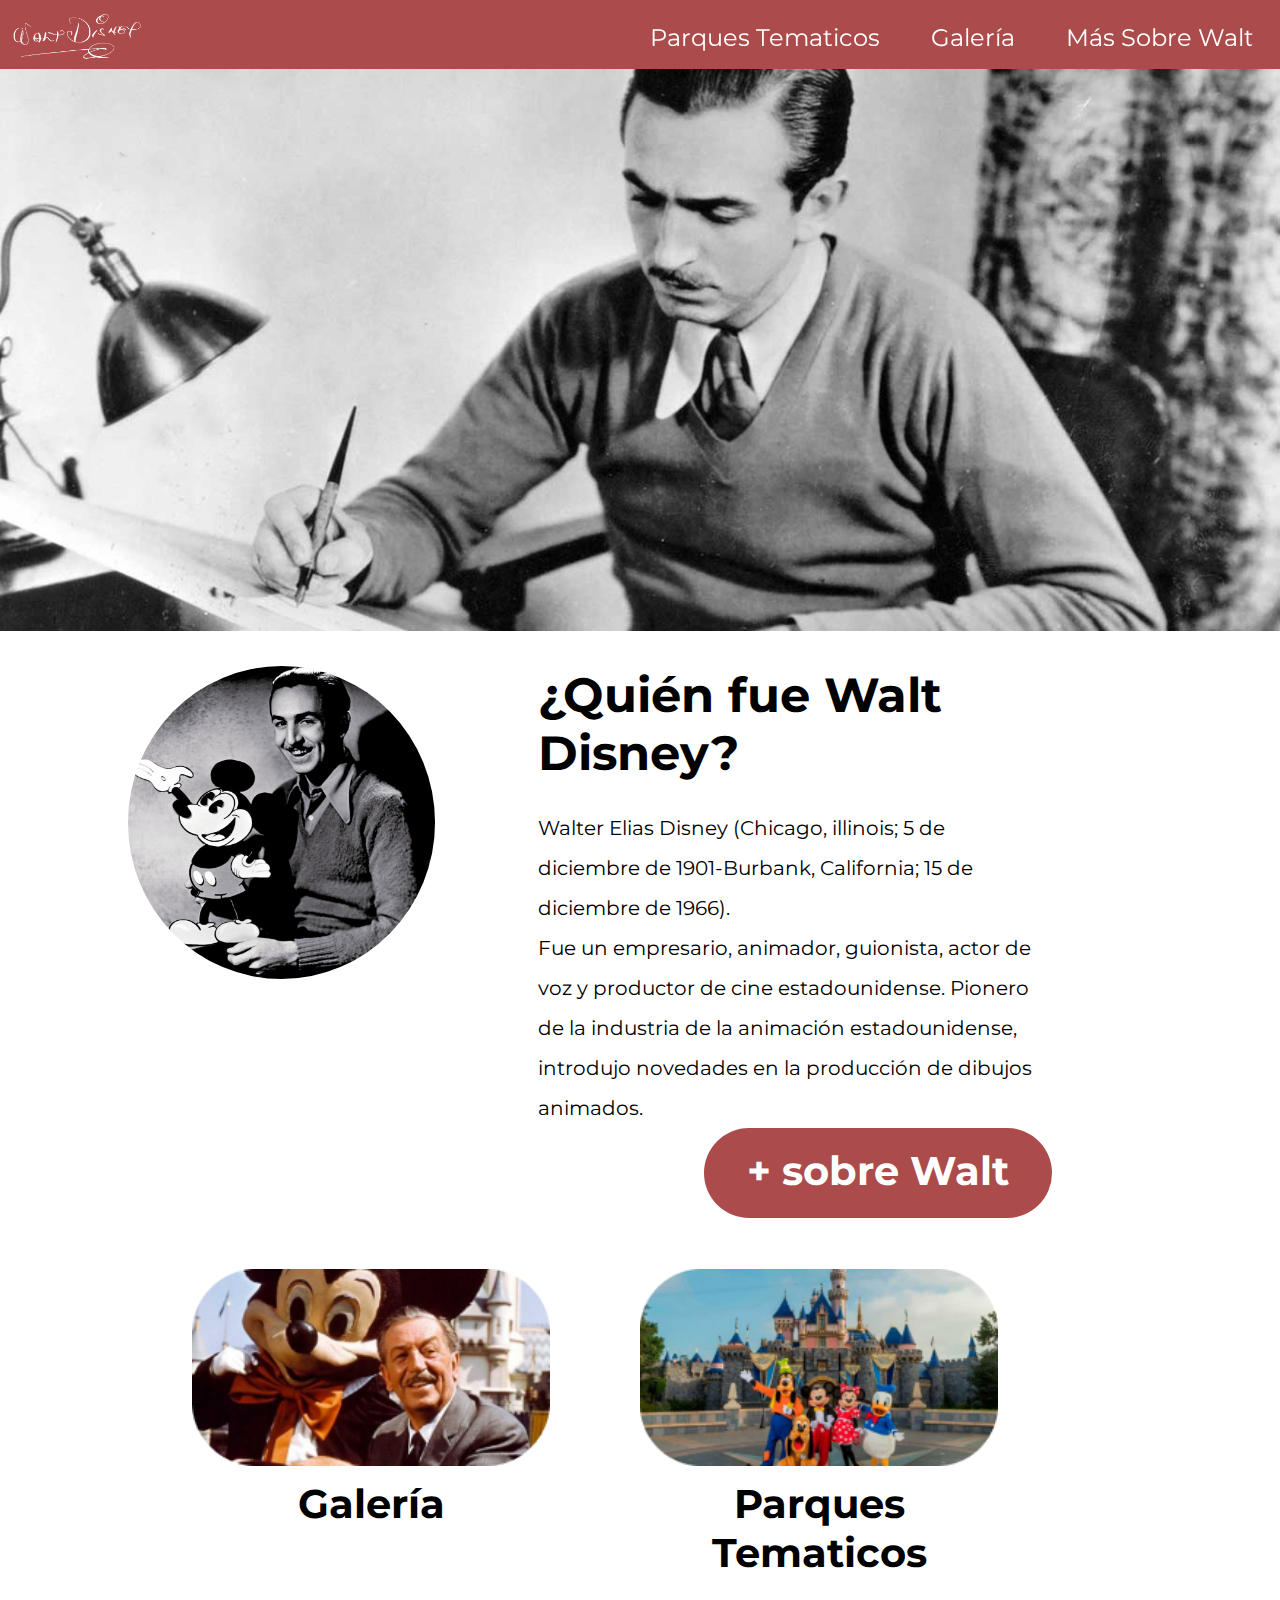
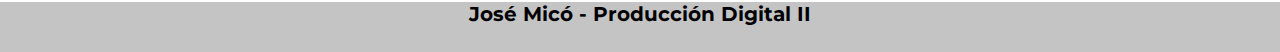
<file: index.html>
<!DOCTYPE html>
<html lang="en">
<head>
    <meta charset="UTF-8">
    <meta http-equiv="X-UA-Compatible" content="IE=edge">
    <meta name="viewport" content="width=device-width, initial-scale=1.0">
    <title>Walt Disney | Home</title>
    <link rel="stylesheet" href="CSS/estilos.css">
    <link rel="preconnect" href="https://fonts.gstatic.com">
    <link href="https://fonts.googleapis.com/css2?family=Montserrat:wght@500&display=swap" rel="stylesheet">
    <link rel="preconnect" href="https://fonts.gstatic.com">
    <link href="https://fonts.googleapis.com/css2?family=Montserrat:wght@400;500&display=swap" rel="stylesheet">
    <link rel="preconnect" href="https://fonts.gstatic.com">
    <link href="https://fonts.googleapis.com/css2?family=Montserrat:ital,wght@0,400;0,500;0,700;1,500&display=swap" rel="stylesheet">
</head>
<body>
    <header>
        <div class="menu">
            <ul>
                <a href="index.html" class="logo"><img src="Images/logo.png"  class="imagen_logo" alt="logo"></a>
                <li class="hvr-fade"><a href="walt.html">Más Sobre Walt</a></li>
                <li class="hvr-fade"><a href="galeria.html">Galería</a></li>
                <li class="hvr-fade"><a href="parques.html">Parques Tematicos</a></li>
            </ul>
        </div>

        <div style="clear: right;"></div>

    </header>
    <main>
        <img src="Images/BANNER.jpg" alt="BANNER" class="imagen_banner">
    </main>

    <section>
        <div id="contenedor">

        <div class="txt_disney">
            <h1>¿Quién fue Walt Disney?</h1>

            <p>Walter Elias Disney (Chicago, illinois; 5 de diciembre de 1901-Burbank, California; 
                15 de diciembre de 1966). <br> Fue un empresario, animador, guionista, actor de voz y productor 
                de cine estadounidense. Pionero de la industria de la animación estadounidense, introdujo 
                novedades en la producción de dibujos animados. </p>
        </div>
        
    
         <div id="imagen_mickey_disney">
            <img src="Images/disney_mickey.jpg" alt="imagen1" class="imagen_disney_mickey">
        </div>
        <div style="clear: both;"></div>
        
        
        
    </div>
    <a href="sobrewalt.html" class="boton">
  <h1> + sobre Walt</h1>
    </a>
    

</section>

    <section class="cajas">
    
    <div class="contendor_cajas">
     
    <div class="caja1">
    <a href="galeria.html">
    <img src="Images/galeria-link 1.png" alt="" class="imagenes">
    <h1 class="titulos_cajas">Galería</h1>
    </a>
    </div>

    <div class="caja2">
        <a href="parques.html">
        <img src="Images/parques-tematicos-link 1.png" alt="" class="imagenes" id="hvr-grow">
        <h1 class="titulos_cajas">Parques Tematicos</h1>
        </a>
        </div>

    </div>
    </section>

    <footer>
        <h1>José Micó - Producción Digital II</h1>
    </footer>
    
</body>
</html>
</file>
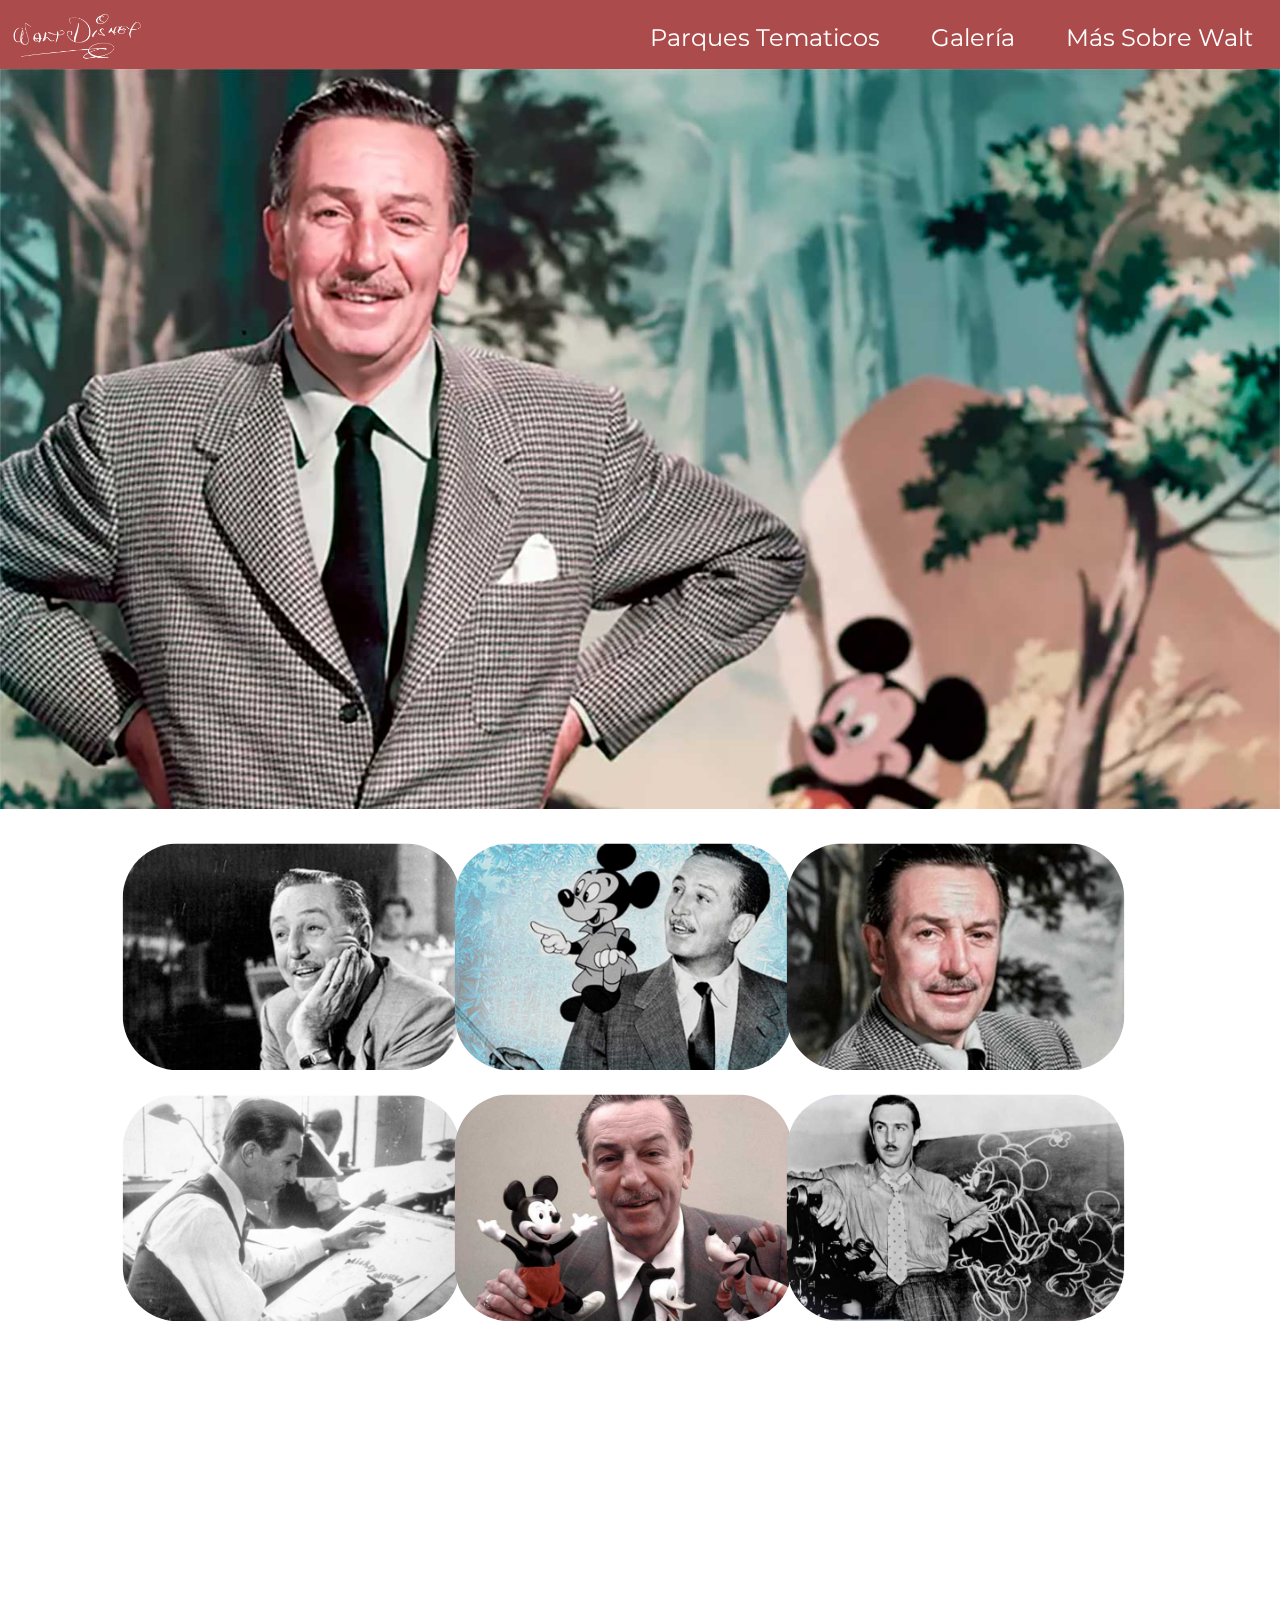
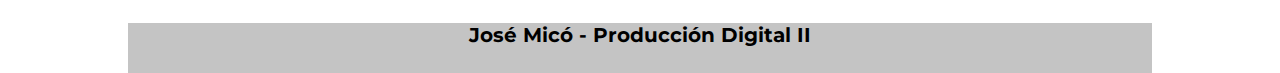
<file: galeria.html>
<!DOCTYPE html>
<html lang="en">
<head>
    <meta charset="UTF-8">
    <meta http-equiv="X-UA-Compatible" content="IE=edge">
    <meta name="viewport" content="width=device-width, initial-scale=1.0">
    <title>Walt Disney | Galería</title>
    <link rel="stylesheet" href="CSS/estilos.css">
    <link rel="preconnect" href="https://fonts.gstatic.com">
    <link href="https://fonts.googleapis.com/css2?family=Montserrat:wght@500&display=swap" rel="stylesheet">
    <link rel="preconnect" href="https://fonts.gstatic.com">
    <link href="https://fonts.googleapis.com/css2?family=Montserrat:wght@400;500&display=swap" rel="stylesheet">
    <link rel="preconnect" href="https://fonts.gstatic.com">
    <link href="https://fonts.googleapis.com/css2?family=Montserrat:ital,wght@0,400;0,500;0,700;1,500&display=swap" rel="stylesheet">
</head>
<body>
    <header>
        <div class="menu">
            <ul>
                <a href="index.html" class="logo"><img src="Images/logo.png"  class="imagen_logo" alt="logo"></a>
                <li class="hvr-fade"><a href="walt.html">Más Sobre Walt</a></li>
                <li class="hvr-fade"><a href="galeria.html">Galería</a></li>
                <li class="hvr-fade"><a href="parques.html">Parques Tematicos</a></li>
            </ul>
        </div>

        <div style="clear: right;"></div>

    </header>
    <main>
        <img src="Images/galeria-banner.jpg" alt="BANNER" class="imagen_banner">
    </main>

    <section>
        <div id="contenedor">

             <div class="tres_columnas">
                <a href="Images/foto-galeria-1.jpg" data-lightbox="roadtrip">
                <img src="Images/foto-galeria-1.jpg" class="fotos_galeria">
                </a>
            </div>

            <div class="tres_columnas">
                <a href="Images/foto-galeria-2.jpg" data-lightbox="roadtrip">
                <img src="Images/foto-galeria-2.jpg" class="fotos_galeria">
                </a>
            </div>

            <div class="tres_columnas">
                <a href="Images/foto-galeria-3.jpg" data-lightbox="roadtrip">
                <img src="Images/foto-galeria-3.jpg" class="fotos_galeria">
                </a>
            </div>

            <div class="tres_columnas">
                <a href="Images/foto-galeria-4.jpg" data-lightbox="roadtrip">
                <img src="Images/foto-galeria-4.jpg" class="fotos_galeria">
                </a>
            </div>

            <div class="tres_columnas">
                <a href="Images/foto-galeria-5.jpg" data-lightbox="roadtrip">
                <img src="Images/foto-galeria-5.jpg" class="fotos_galeria">
                </a>
            </div>

            <div class="tres_columnas">
                <a href="Images/foto-galeria-6.jpg" data-lightbox="roadtrip">
                <img src="Images/foto-galeria-6.jpg" class="fotos_galeria">
                </a>
            </div>



    <footer>
        <h1>José Micó - Producción Digital II</h1>
    </footer>

   
			



</body>
</html>
</file>
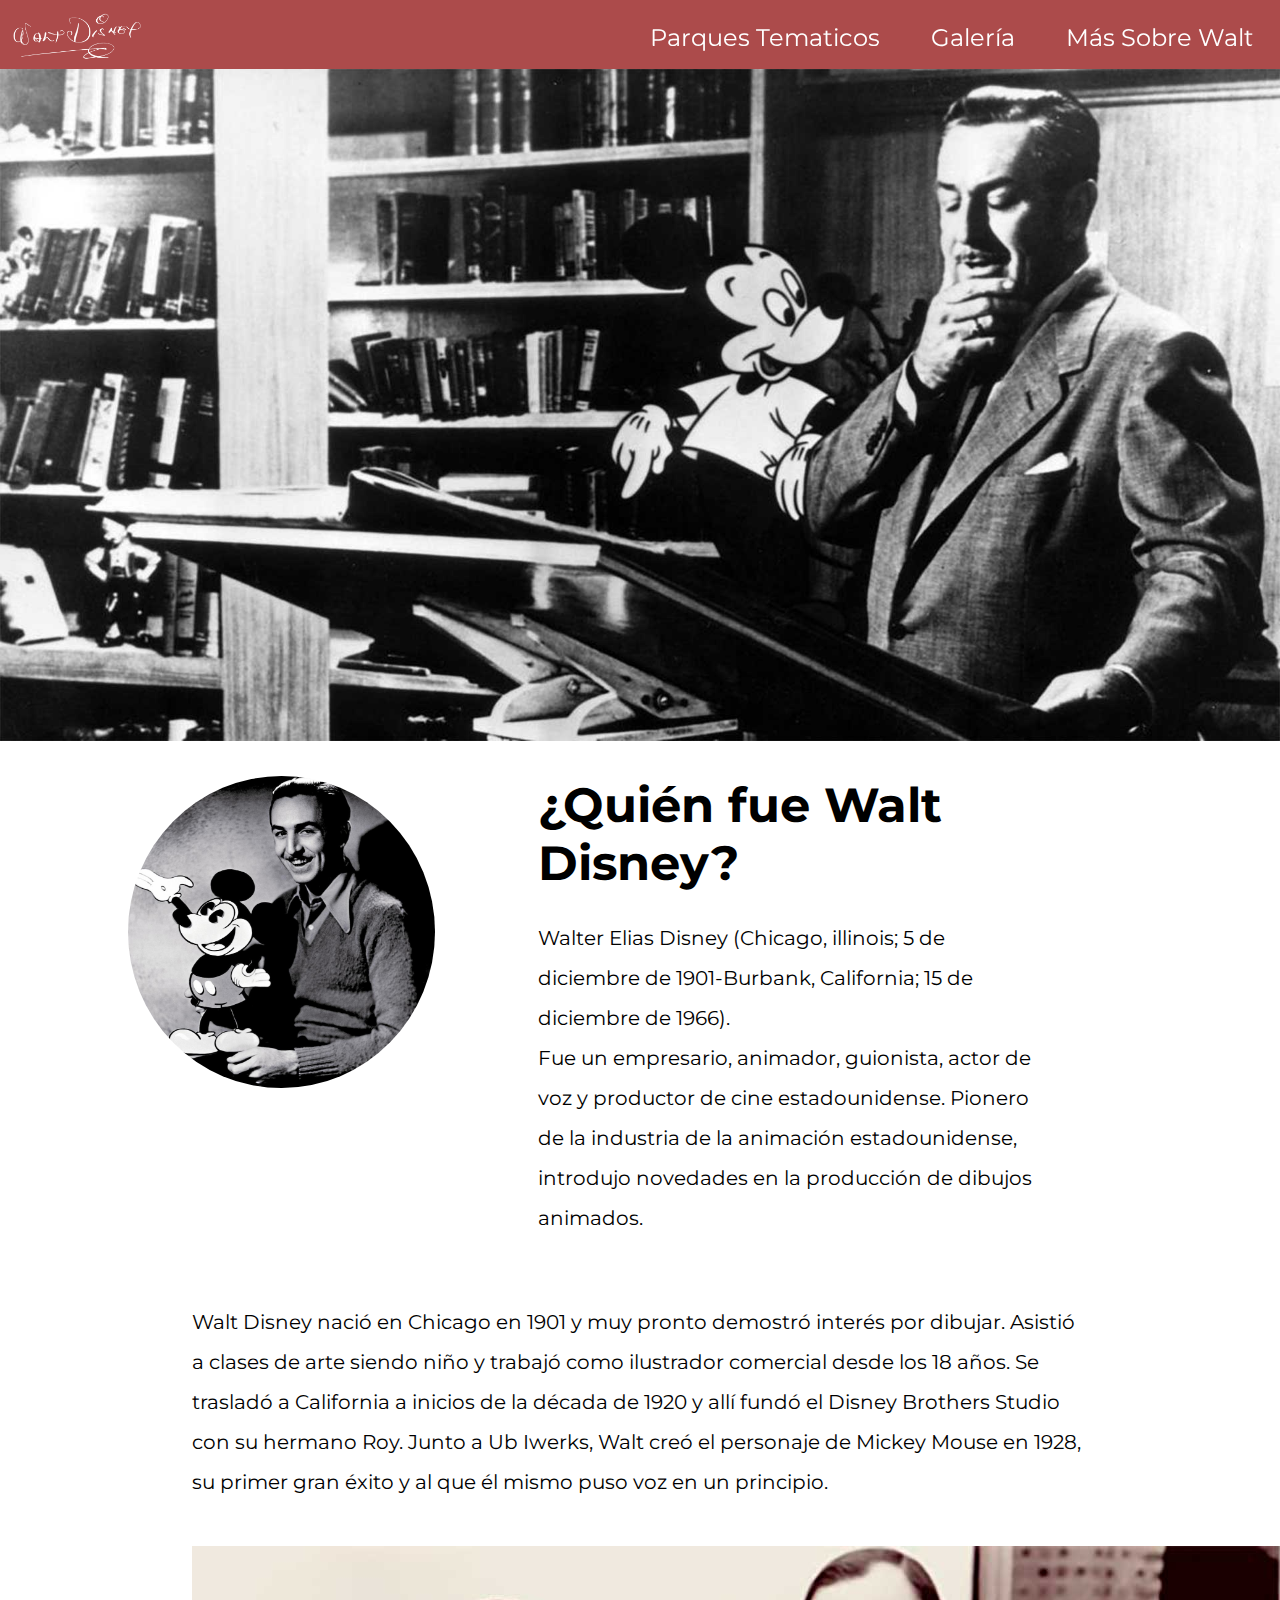
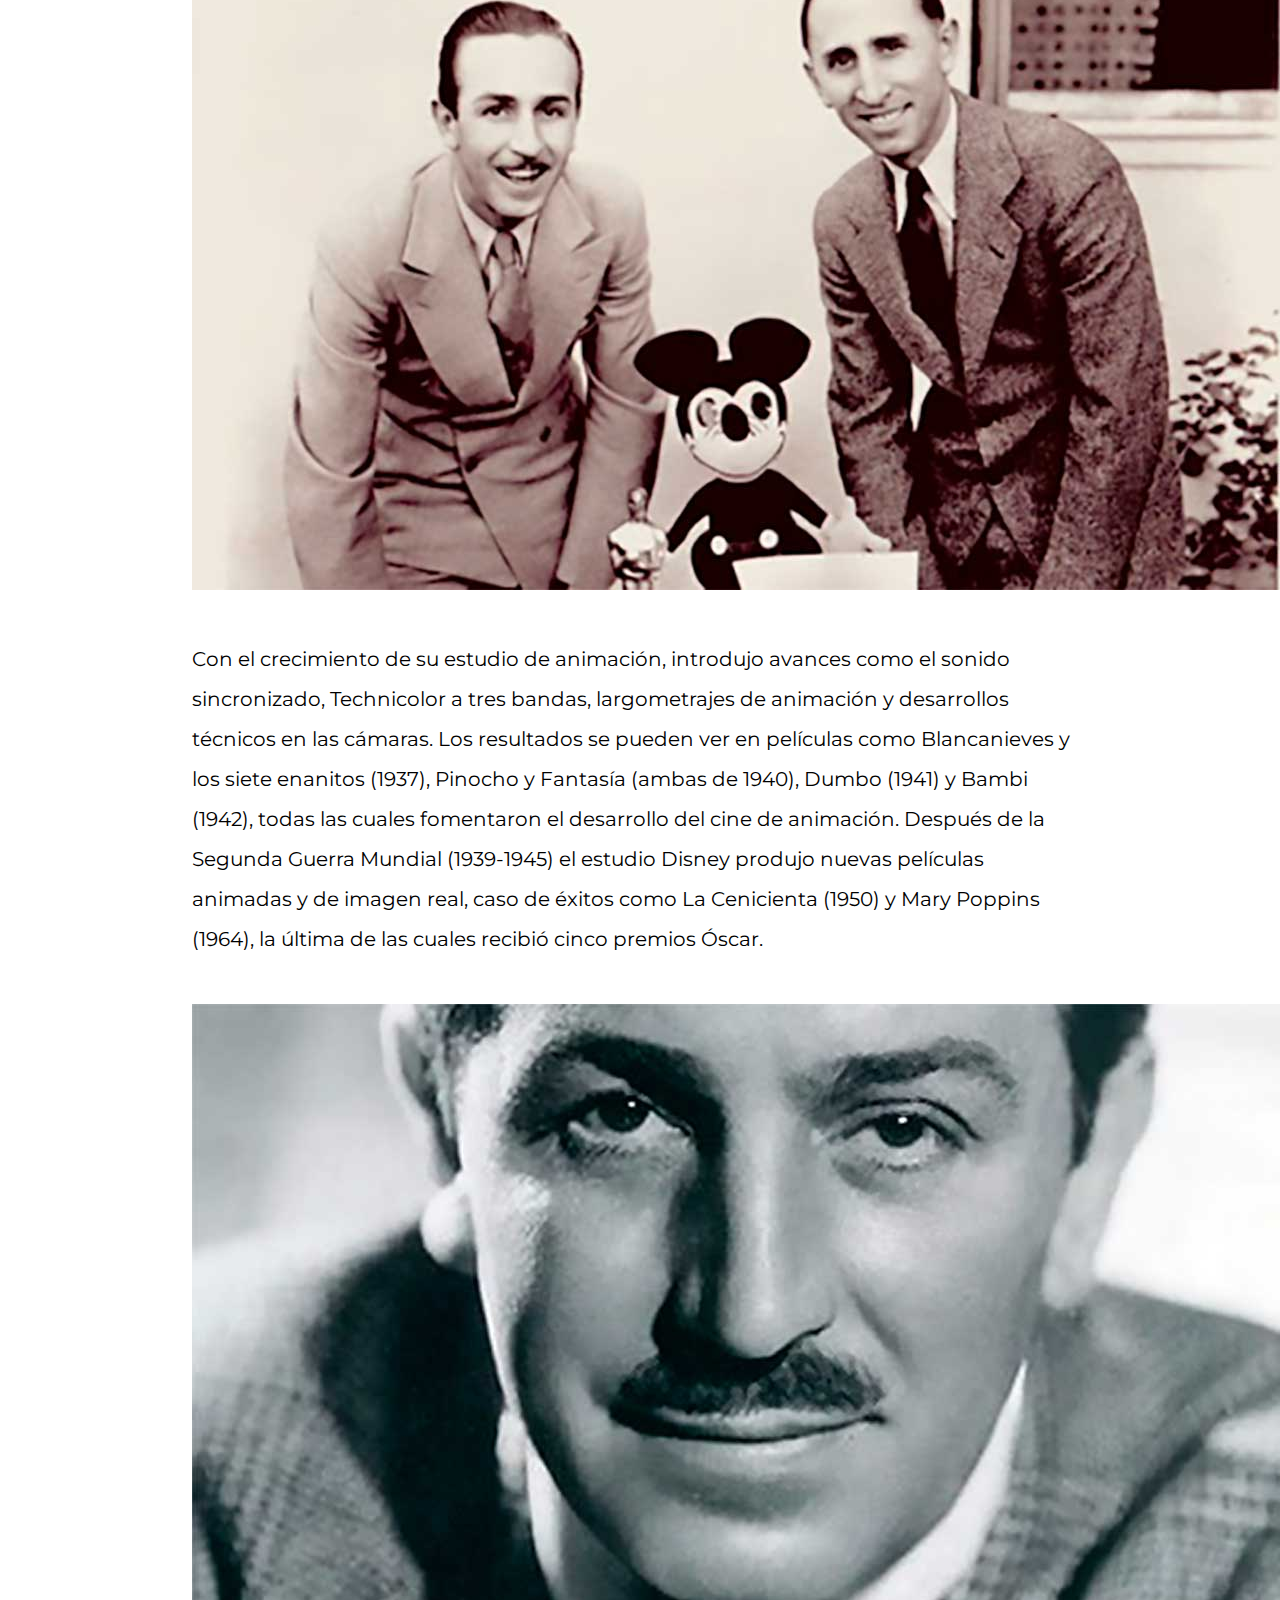
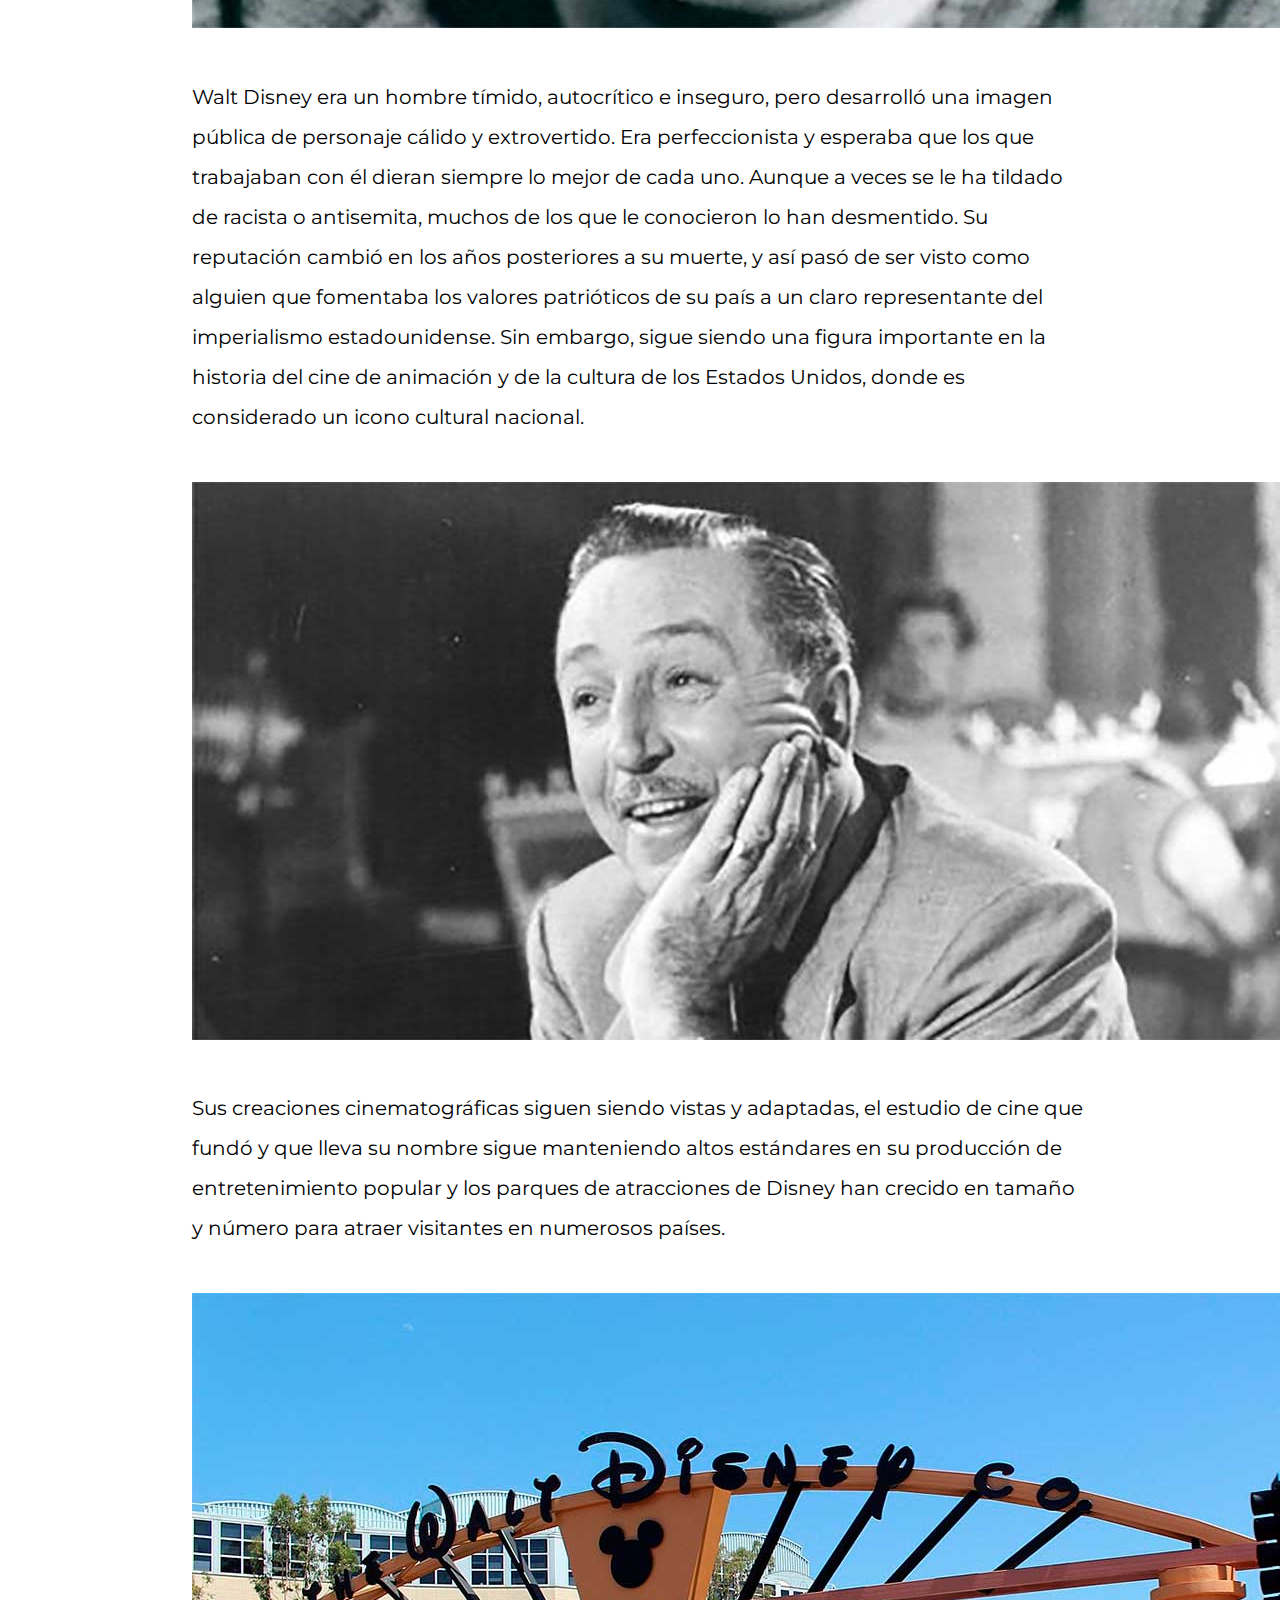
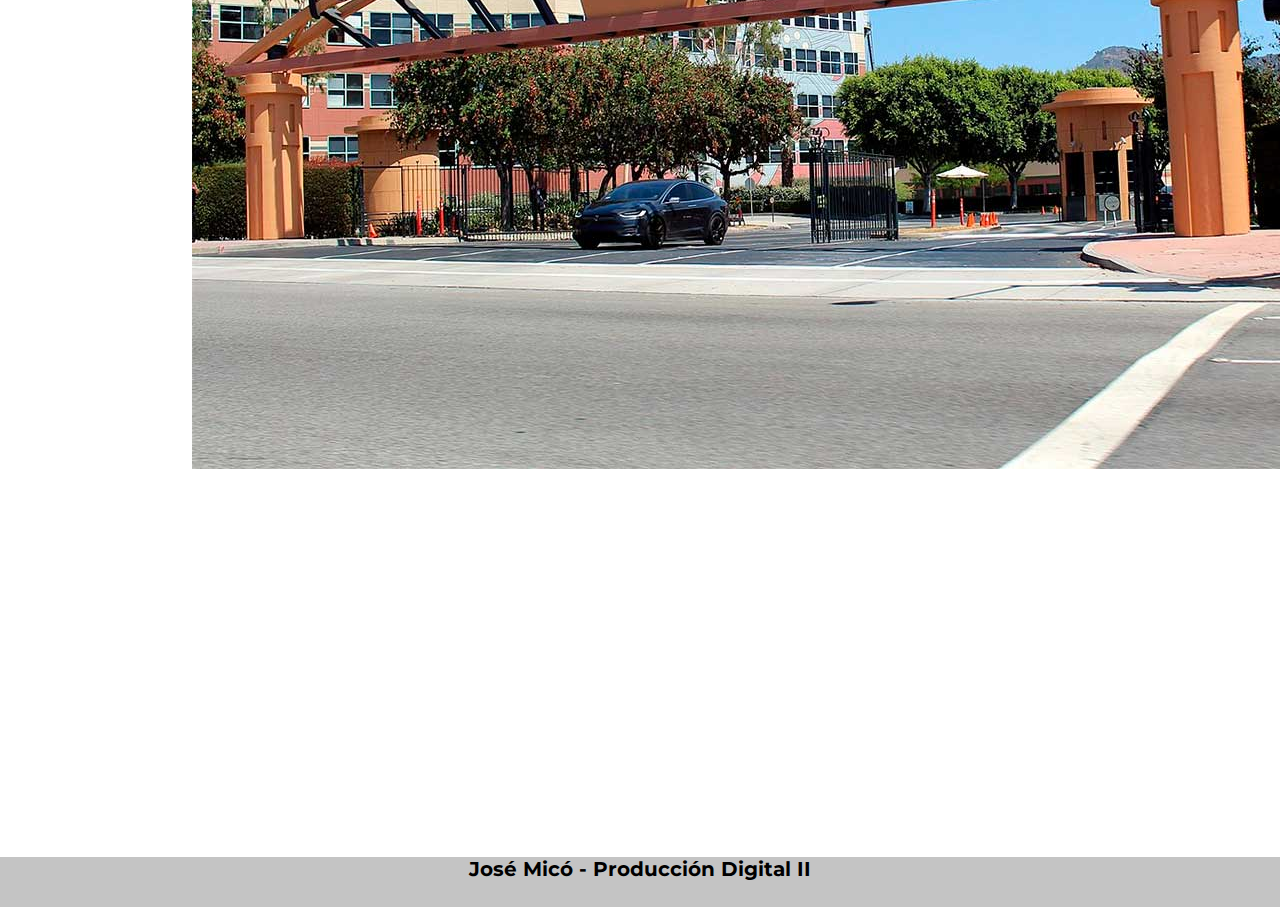
<file: walt.html>
<!DOCTYPE html>
<html lang="en">
<head>
    <meta charset="UTF-8">
    <meta http-equiv="X-UA-Compatible" content="IE=edge">
    <meta name="viewport" content="width=device-width, initial-scale=1.0">
    <title>Walt Disney | + sobre walt</title>
    <link rel="stylesheet" href="CSS/estilos.css">
    <link rel="preconnect" href="https://fonts.gstatic.com">
    <link href="https://fonts.googleapis.com/css2?family=Montserrat:wght@500&display=swap" rel="stylesheet">
    <link rel="preconnect" href="https://fonts.gstatic.com">
    <link href="https://fonts.googleapis.com/css2?family=Montserrat:wght@400;500&display=swap" rel="stylesheet">
    <link rel="preconnect" href="https://fonts.gstatic.com">
    <link href="https://fonts.googleapis.com/css2?family=Montserrat:ital,wght@0,400;0,500;0,700;1,500&display=swap" rel="stylesheet">
</head>
<body>
    <header>
        <div class="menu">
            <ul>
                <a href="index.html" class="logo"><img src="Images/logo.png"  class="imagen_logo" alt="logo"></a>
                <li class="hvr-fade"><a href="walt.html">Más Sobre Walt</a></li>
                <li class="hvr-fade"><a href="galeria.html">Galería</a></li>
                <li class="hvr-fade"><a href="parques.html">Parques Tematicos</a></li>
            </ul>
        </div>

        <div style="clear: right;"></div>

    </header>
    <main>
        <img src="Images/banner-walt.jpg" alt="BANNER" class="imagen_banner">
    </main>

    <section>
        <div id="contenedor">

        <div class="txt_disney">
            <h1>¿Quién fue Walt Disney?</h1>

            <p>Walter Elias Disney (Chicago, illinois; 5 de diciembre de 1901-Burbank, California; 
                15 de diciembre de 1966). <br> Fue un empresario, animador, guionista, actor de voz y productor 
                de cine estadounidense. Pionero de la industria de la animación estadounidense, introdujo 
                novedades en la producción de dibujos animados. </p>
        </div>
        
    
         <div id="imagen_mickey_disney">
            <img src="Images/disney_mickey.jpg" alt="imagen1" class="imagen_disney_mickey">
        </div>
        <div style="clear: both;"></div>  
    </div>
</section>

<div class="parrafos_disney">
    <p>Walt Disney nació en Chicago en 1901 y muy pronto demostró interés por dibujar. 
        Asistió a clases de arte siendo niño y trabajó como ilustrador comercial desde 
        los 18 años. Se trasladó a California a inicios de la década de 1920 y allí fundó 
        el Disney Brothers Studio con su hermano Roy. Junto a Ub Iwerks, Walt creó el personaje 
        de Mickey Mouse en 1928, su primer gran éxito y al que él mismo puso voz en un principio. </p>

        <div class="imagenes_walt">
        <img src="Images/disney-y-su-hermano.jpg" alt="">
         </div>

    <p>Con el crecimiento de su estudio de animación, introdujo avances como el sonido sincronizado, 
        Technicolor a tres bandas, largometrajes de animación y desarrollos técnicos en las cámaras. 
        Los resultados se pueden ver en películas como Blancanieves y los siete enanitos (1937), Pinocho y 
        Fantasía (ambas de 1940), Dumbo (1941) y Bambi (1942), todas las cuales fomentaron el desarrollo del 
        cine de animación. Después de la Segunda Guerra Mundial (1939-1945) el estudio Disney produjo nuevas películas
        animadas y de imagen real, caso de éxitos como La Cenicienta (1950) y Mary Poppins (1964), la última de las cuales 
        recibió cinco premios Óscar.</p>

    <div class="imagenes_walt">
        <img src="Images/walt-imagenes.jpg" alt="">
    </div>

    <p>Walt Disney era un hombre tímido, autocrítico e inseguro, pero desarrolló una imagen pública de personaje cálido y extrovertido. 
        Era perfeccionista y esperaba que los que trabajaban con él dieran siempre lo mejor de cada uno. Aunque a veces se le ha tildado 
        de racista o antisemita, muchos de los que le conocieron lo han desmentido. Su reputación cambió en los años posteriores a su muerte, 
        y así pasó de ser visto como alguien que fomentaba los valores patrióticos de su país a un claro representante del imperialismo estadounidense. 
        Sin embargo, sigue siendo una figura importante en la historia del cine de animación y de la cultura de los Estados Unidos, donde es considerado 
        un icono cultural nacional. </p>

        <div class="imagenes_walt">
            <img src="Images/walt.jpg" alt="">
        </div>

    <p>Sus creaciones cinematográficas siguen siendo vistas y adaptadas, el estudio de cine que fundó y que lleva su nombre sigue manteniendo altos 
        estándares en su producción de entretenimiento popular y los parques de atracciones de Disney han crecido en tamaño y número para atraer 
        visitantes en numerosos países.</p>
        
        <div class="imagenes_walt">
            <img src="Images/studios-disney.jpg" alt="">
        </div>

    
</div>

    <footer>
        <h1>José Micó - Producción Digital II</h1>
    </footer>
    
</body>
</html>
</file>
<file: CSS/estilos.css>
*{margin: 0; padding: 0;}

html {
    background: #FFFFFF;
    font-family: 'Montserrat', sans-serif;
}




header{
background: #ac4b4b;
weight: 20%

}

.imagen_logo {
    width: 10%;
    margin-top: 1%;
    margin-left: 1%;
}

header ul li {
    float: right;
    display: inline-block;
    margin-left: 2%;
    margin-right: 2%;
    text-align: right ;
    border-radius:20px;
    margin-top: 1.8% ;
    text-align: left;
}

header ul li a {
    color: #FFFFFF;
    font-size: 24px;
    text-align: right;
    font-style:normal;
    text-decoration: none;
    text-align: left;
}

header ul li:hover {
    background-color: white;
}

header ul li a:hover {
    color: black;
}

.imagen_banner {
    width: 100%;
}

#contenedor {
    width: 80%;
    margin-left: 10%;
    margin-right: 10%;
}

#imagen_mickey_disney {
    width: 30%;
    margin-top: 3%;
}

.imagen_disney_mickey {
    border-radius: 50%;
    width: 100%;
}

.txt_disney {
    width: 50%;
    float: right;
    text-align: left;
    margin-right: 10%;
}

h1 {
    font-size: 48px;
}

p {
    margin-top: 5%;
    font-size: 20px;
    line-height: 200%;
}

.boton {
    width: 338px;
    height: 80px;
    text-align: center;
    border-radius: 50px ;
    padding: 5px;
    display: block ;
    margin-left: 55%;
    background-color: #AC4B4B;
    color:#FFFFFF;
    font-size: 40px;
    font-family: 'Montserrat', sans-serif, bold;

}

.boton h1 {
    font-size: 40px;
    text-align: center;
    margin-top: 13px;
    text-decoration: none;
}

.boton h1:hover {color: black;
text-decoration: none;}

.boton:hover {
    background-color: rgb(139, 139, 139);
    color: black;
}




.cajas {
    margin-top: 4%;
    width: 70%;
    margin-left: 15%;
    margin-right: 15%;
}

.contenedor_cajas {
    width: 100%; 
}

.caja1 {
    width: 50%;
    float: left;
}

.caja2 {
    width: 50%;
    float: right;
}

.imagenes {
    width: 80%;
    text-align: center;
}

.titulos_cajas {
    width: 80%;
    font-size: 40px;
    text-align: center;
    margin-top: 2%;
}

a {
    text-decoration: none;
    color: black;
}

a:hover {
    color: cornflowerblue;
}

.hvr-fade {
    display: inline-block;
    vertical-align: middle;
    -webkit-transform: perspective(1px) translateZ(0);
    transform: perspective(1px) translateZ(0);
    box-shadow: 0 0 1px rgba(0, 0, 0, 0);
    overflow: hidden;
    -webkit-transition-duration: 0.3s;
    transition-duration: 0.3s;
    -webkit-transition-property: color, background-color;
    transition-property: color, background-color;
  }
  .hvr-fade:hover, .hvr-fade:focus, .hvr-fade:active {
    background-color: white;
    color: black;
  }

  footer {
      background-color: #C4C4C4;
    height: 50px;
  }

  footer h1 {
      font-size: 20px;
      margin-top: 30%;
      text-align: center;
  }

  .parrafos_disney {
      width: 70%;
    margin-left: 15%;
    margin-right: 15%;
    margin-top: 5%;
  }

  .imagenes_walt {
      text-align: center;
      margin-top: 5%;
  }

  .tres_columnas {
      width: 30%;
      margin-left: 1%;
      margin-right: 1%;
      display: inline-block;
      margin-top: 4%;
      border-radius: ;
       transform: scale(1.1);
         transition: 0.5s;
 
  }

  .tres_columnas:hover {
     
  }

  .fotos_galeria {
      width: 100%;
      border-radius: 50px;
      transition: 0.5s;
  }

  .fotos_galeria:hover {
      border-radius: 0%;
  }
</file>
